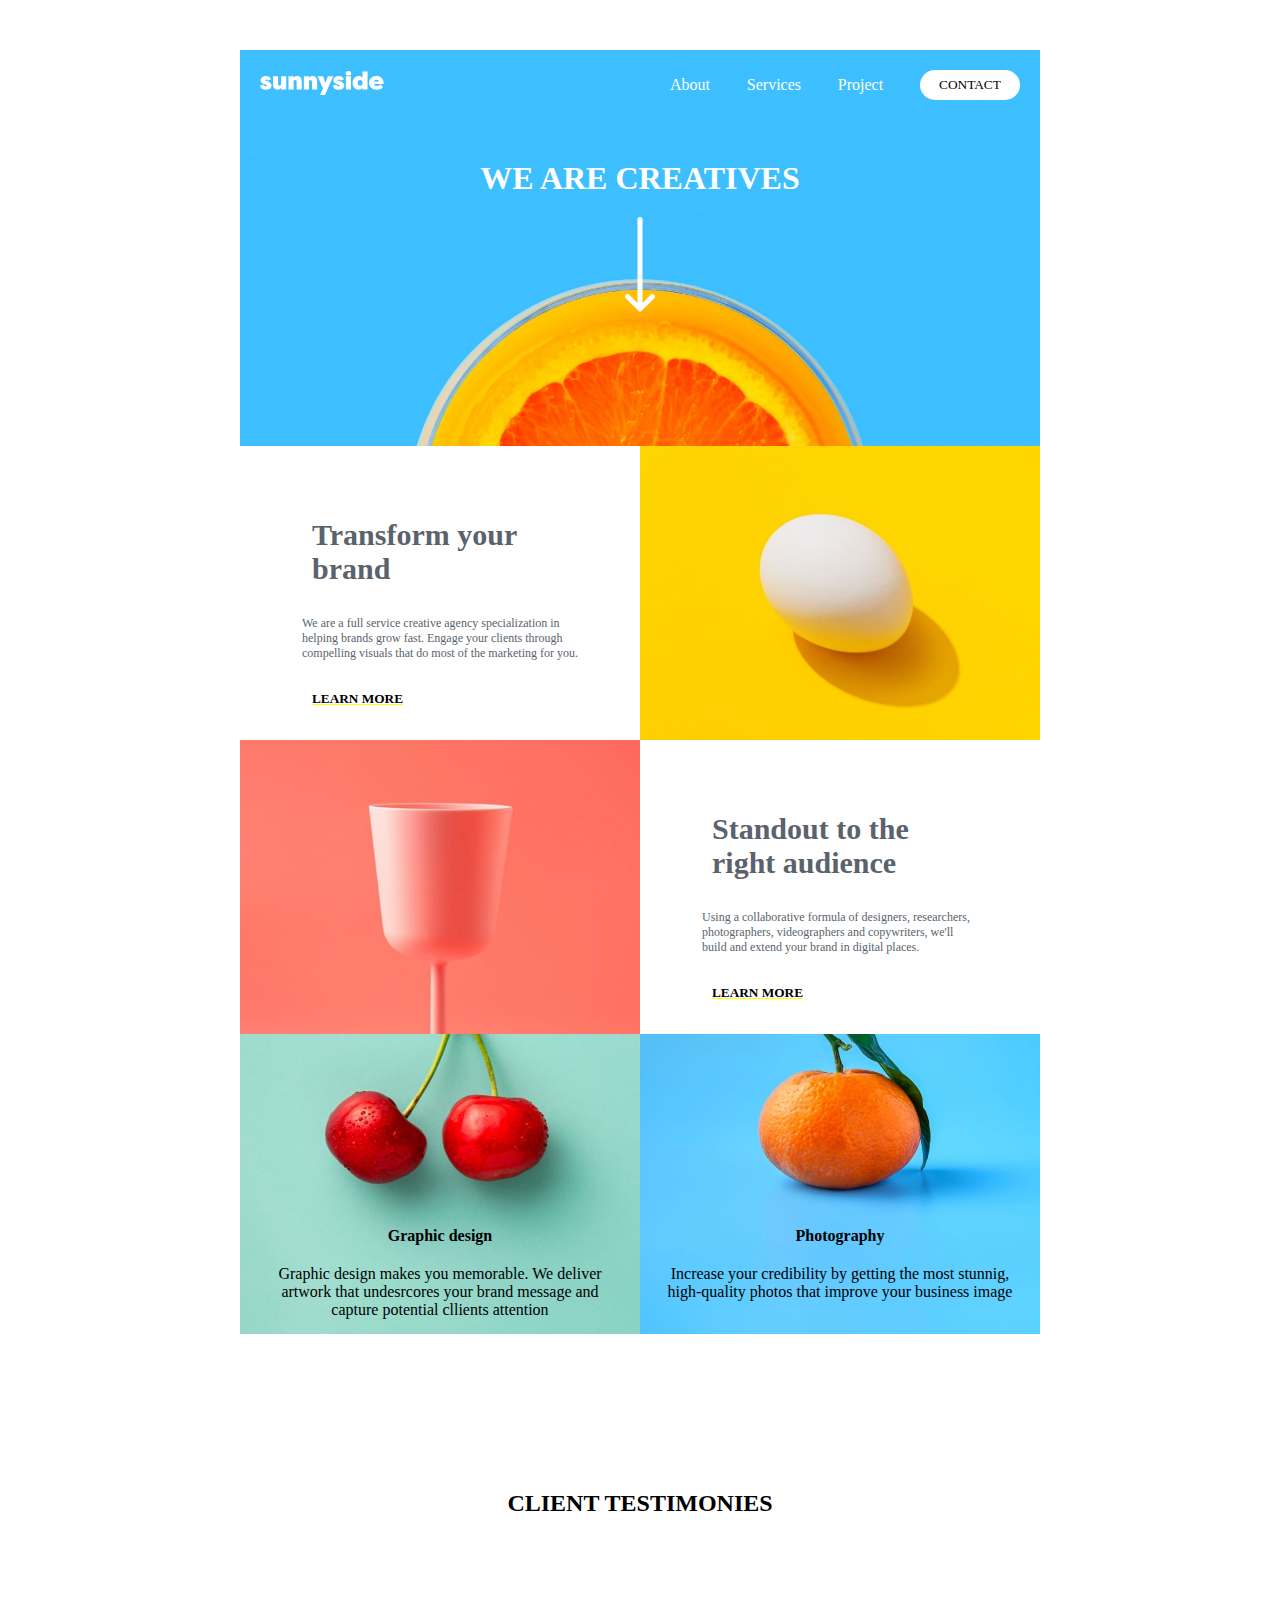
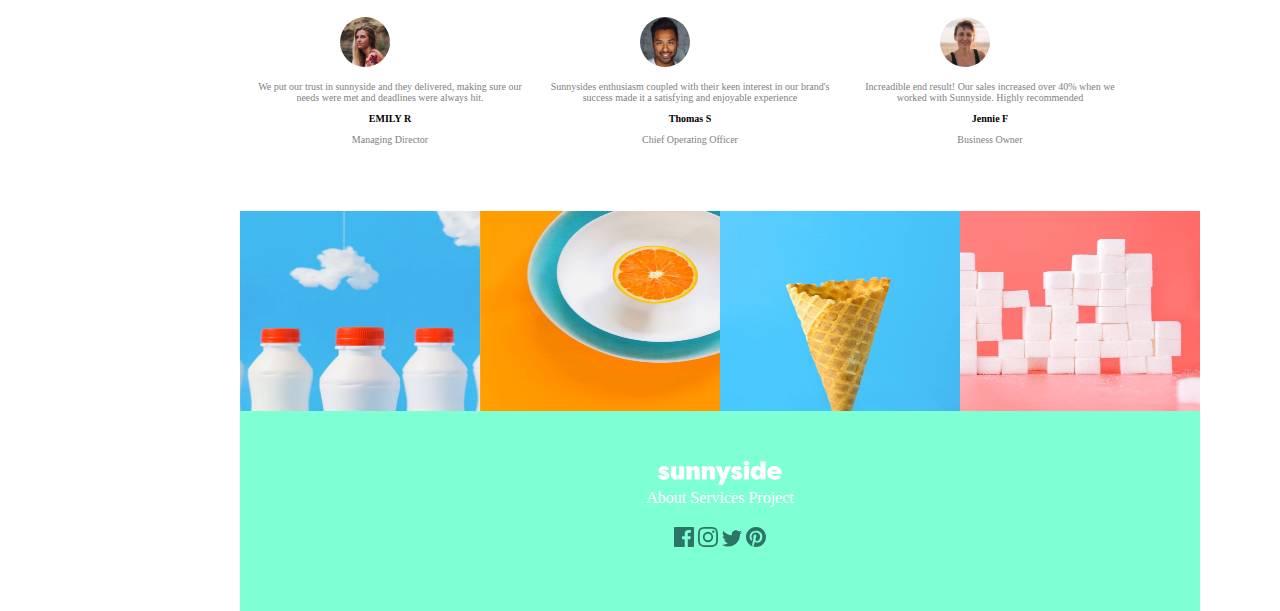
<file: index.html>
<!DOCTYPE html>
<html lang="en">
<head>
    <meta charset="UTF-8">
    <meta http-equiv="X-UA-Compatible" content="IE=edge">
    <meta name="viewport" content="width=device-width, initial-scale=1.0">
    <title>Sunnyside</title>
    <link rel="stylesheet" href="./index.css">
    <script src="/index.js" defer></script>
</head>
<body>
    <div class="direct">
        <div class="parent">
            <div class="heading">
                <div class="logo">
                    <img src="logo.svg" alt="" >
                </div>
                <div >
                    <nav class="nav">
                        <li><a href="#">About</a></li>
                        <li><a href="#">Services</a></li>
                        <li><a href="#">Project</a></li>
                        <li><button>CONTACT</button></li>
                    </nav>
                </div>
                <div class="hamburger">
                    <div class="bar"></div>
                    <div class="bar"></div>
                    <div class="bar"></div>
                </div>
            </div>
            <div class="plus-one">
                <div>
                    <h1>WE ARE CREATIVES</h1>
               </div>
               <div class="arrow">
                   <img src="icon-arrow-down.svg" alt="" width="30kb">
               </div>
            </div>
           <div class="mine">
             <div class="section-one">
                    <div class="right">
                        <h3>Transform your brand</h3>
                         <p>We are a full service creative agency specialization in helping brands grow fast. Engage your clients through compelling visuals that do most of the marketing for you.</p>
                         <h5>LEARN MORE</h5>
                    </div>
                    <div class="right-image">
                        <img src="image-transform.jpg" alt="" width="400kb" height="300kb">
                    </div>
                </div>
                <div class="section-two">
                    <div>
                     <img src="image-stand-out.jpg" alt="" width="400kb" height="300kb">
                    </div>
                 <div class="right-two">
                      <h3>Standout to the right audience</h3>
                     <p>Using a collaborative formula of designers, researchers, photographers, videographers and copywriters, we'll build and extend your brand in digital places.</p>
                     <h5>LEARN MORE</h5>
                  </div>
                </div>
                <div class="section-three">
                    <div class="graphic">
                        <img class="one" src="image-graphic-design.jpg" alt="" width="400kb" height="300kb">
                        <div class="graphic-text">
                            <h4>Graphic design</h4>
                            <p>Graphic design makes you memorable. We deliver artwork that undesrcores your brand message and capture potential cllients attention</p>
                        </div>
                    </div>
                    <div class="photo">
                        <img class="two" src="image-photography.jpg" alt="" width="400kb" height="300kb">
                        <div class="photo-text">
                            <h4>Photography</h4>
                            <p>Increase your credibility by getting the most stunnig, high-quality photos that improve your business image</p>
                        </div>
                    </div>
                </div>
                <h2>CLIENT TESTIMONIES</h2>
                <div class="client">
                    <div class="girl">
                        <img  class= "emily" src="image-emily.jpg" alt="" width="50kb">
                        <div class="emily-text">
                            <p>We put our trust in sunnyside and they delivered, making sure our needs were met and deadlines were always hit.</p>
                            <h4>EMILY R</h4>
                            <p>Managing Director</p>
                        </div>
                    </div>
                    <div class="man">
                        <img class= "thomas" src="image-thomas.jpg" alt="" width="50kb">
                        <div class= "thomas-text">
                            <p>Sunnysides enthusiasm coupled with their keen interest in our brand's success made it a satisfying and enjoyable experience</p>
                            <h4>Thomas S</h4>
                            <p>Chief Operating Officer</p>
                        </div>
                    </div>
                    <div>
                        <img class="jennie" src="image-jennie.jpg" alt="" width="50kb">
                        <div class="jennie-text">
                            <p>Increadible end result! Our sales increased over 40% when we worked with Sunnyside. Highly recommended</p>
                            <h4>Jennie F</h4>
                            <p>Business Owner</p>
                        </div>
                    </div>
                </div>
           </div>
           <div class="footer">
                <div class="footer-1">
                    <div class="first">
                        <img src="image-gallery-milkbottles.jpg" alt="" width="240kb" height="200kb">
                        <img src="image-gallery-orange.jpg" alt="" width="240kb" height="200kb">
                    </div>
                    <div class="second">
                        <img src="image-gallery-cone.jpg" alt="" width="240kb" height="200kb">
                        <img src="image-gallery-sugarcubes.jpg" alt="" width="240kb" height="200kb">
                    </div>
                </div>
                <div class="footer-2">
                   <div class="last">
                      <img src="logo.svg" alt="">
                        <nav>
                         <a href="#">About</a>
                         <a href="#">Services</a>
                         <a href="#">Project</a>
                        </nav>
                   </div>
                    <img src="icon-facebook.svg" alt="">
                    <img src="icon-instagram.svg" alt="">
                    <img src="icon-twitter.svg" alt="">
                    <img src="icon-pinterest.svg" alt="">

                </div>

           </div>
        </div>
        
        
    </div>
</body>
</html>
</file>
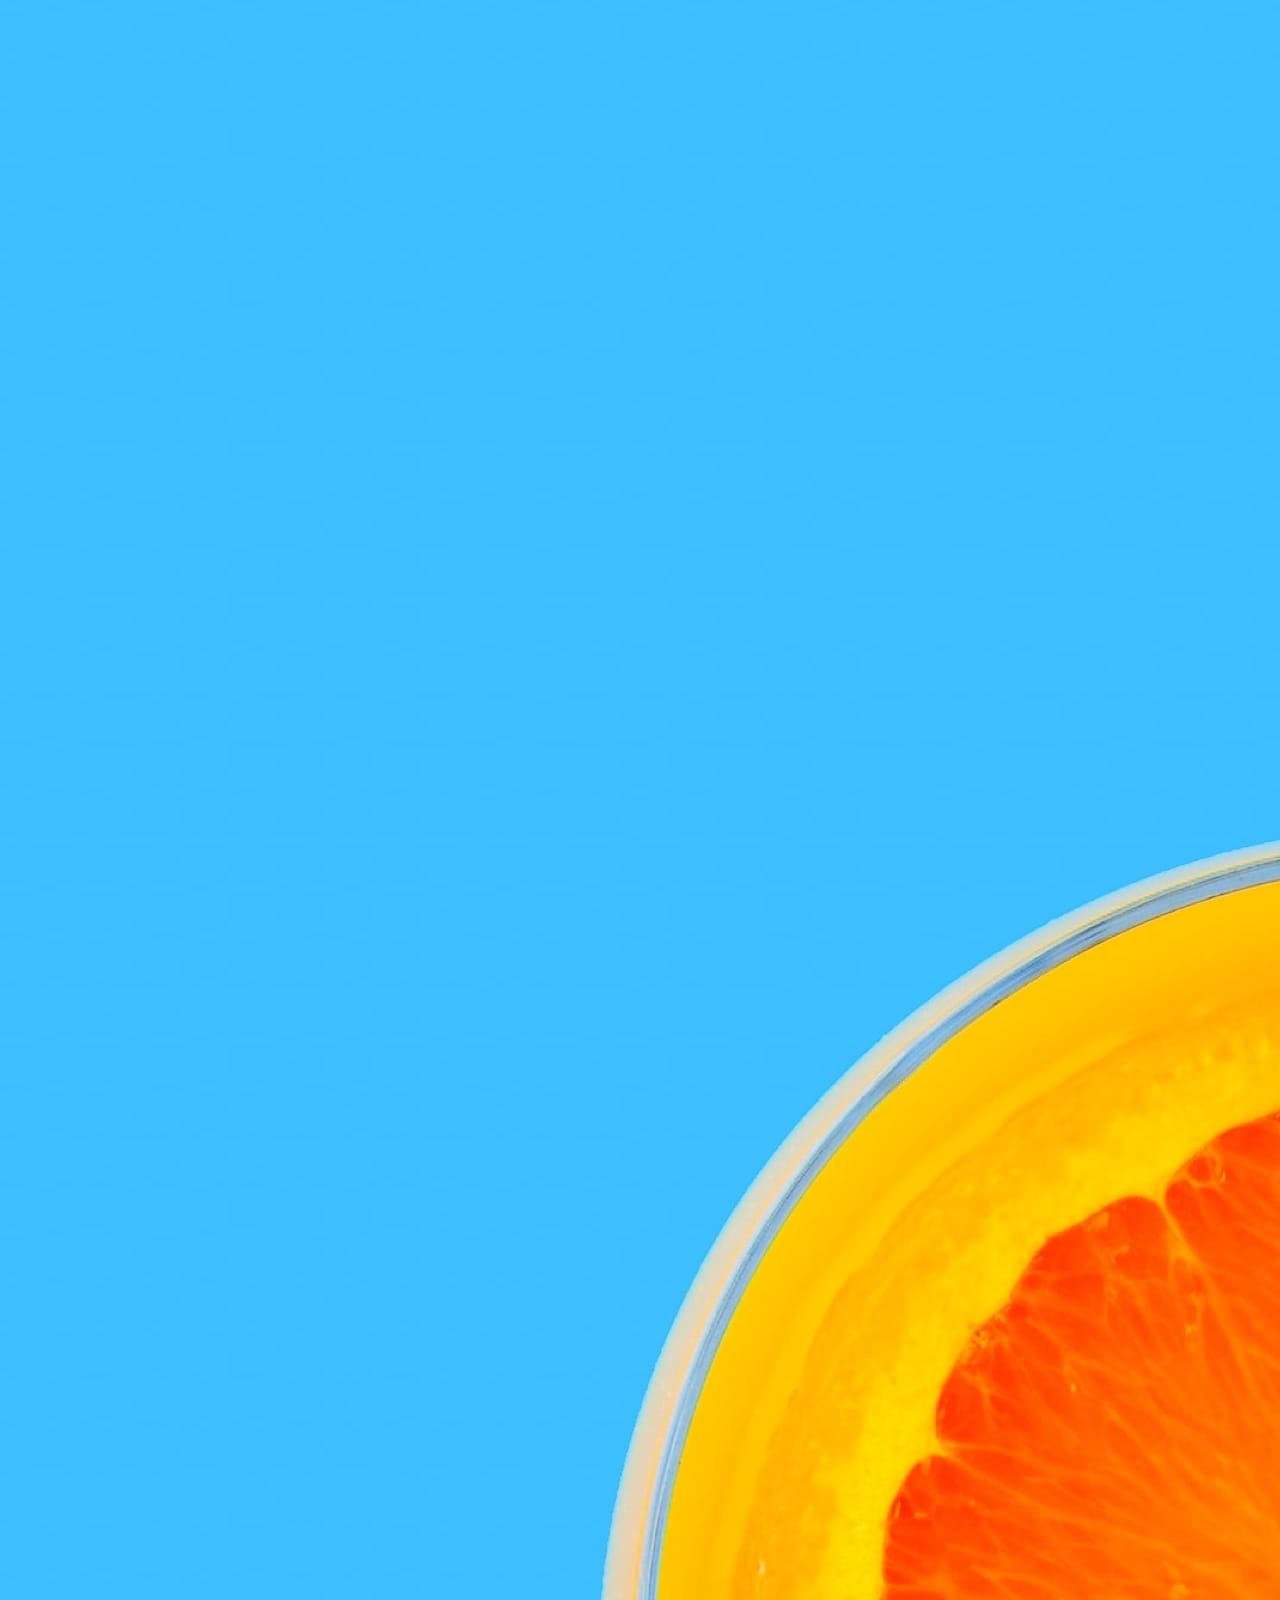
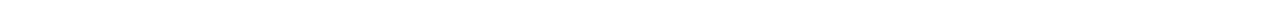
<file: hello.html>
<!DOCTYPE html>
<html lang="en">
<head>
    <meta charset="UTF-8">
    <meta http-equiv="X-UA-Compatible" content="IE=edge">
    <meta name="viewport" content="width=device-width, initial-scale=1.0">
    <title>Document</title>
    <link rel="stylesheet" href="hello.css">
</head>
<body>
    <div>
        <div>
            <img src="image-header.jpg" alt="">
        </div>
    </div>
</body>
</html>
</file>
<file: index.css>
*{
    margin: 0;
    padding: 0;
    box-sizing: border-box;
}
body{
  display: flex;
  justify-content: center;
  align-items: center;
  margin: 50px;
}
.parent{
    background-image: url("image-header.jpg");
    width: 800px;
    height: 400px;
    background-repeat: repeat;
    background-size: cover;
}
.bar{
    width: 30px;
    height: 5px;
    background-color: black;
}
.heading{
    display: flex;
    justify-content: space-between;
    align-items: center;
    padding: 20px;
}
nav a{
    text-decoration: none;
    color: white;
    padding-bottom: 10px;
}
.hamburger{
    display: none;
    cursor: pointer;
}
.bar{
   width: 30px;
   height: 6px;
   background-color: white;
   margin-bottom: 1px;
}
.nav{
    display: flex;
    width: 350px;
    justify-content: space-between;
    align-items: center;
    list-style: none;
   
}
button{
    border-radius: 20px;
    width: 100px;
    height: 30px;
    color:  blue hsl(232, 10%, 55%);
    background-color: white;
    font-family: Barlow;
    border-style: none;
}
.plus-one{
    display: flex;
    flex-direction: column;
    justify-content: center;
    align-items: center;
    margin-top: 40px;
    color: white;
}
.arrow{
    padding-top: 20px;
}
.right{
    border: 2px solid white;
    background-color: white;
    width: 400px;
    height: 300px;
    padding: 50px;
}
.right h3{
    padding: 20px;
    font-size: 30px;
    color:  hsl(213, 9%, 39%);
}
.right p{
    padding: 10px;
    font-size: 12px;
    color:  hsl(213, 9%, 39%);
}
.right h5{
    padding: 20px;
    text-decoration: underline yellow;
}
.section-one{
    display: flex;
    margin-top: 130px;
}
.right-two{
    border: 2px solid white;
    background-color: white;
    width: 400px;
    height: 300px;
    padding: 50px; 
}
.right-two h3{
    padding: 20px;
    font-size: 30px;
    color:  hsl(213, 9%, 39%);
}
.right-two p{
    padding: 10px;
    font-size: 12px;
    color:  hsl(213, 9%, 39%);
}
.right-two h5{
    padding: 20px;
    text-decoration: underline yellow;
}
.section-two{
    display: flex;
    position: relative;
    bottom: 10px;
}
.section-three{
    display: flex;
    position: relative;
    bottom: 20px;
}
.graphic{
    position: relative;
}
.photo{
    position: relative;
}
.graphic-text{
    position: relative;
    bottom: 30%;
    padding: 20px;
    text-align: center;
}
.graphic-text h4{
    margin-bottom: 20px;
}
.photo-text{
    position: relative;
    bottom: 30%;
    padding: 20px;
    text-align: center;
}
.photo-text h4{
    margin-bottom: 20px;
}
h2{
    text-align: center;
}
.client{
    display: flex;
    margin-top: 100px;
}
.emily{
    border-radius: 30px; 
    margin-left: 100px;  
}
.thomas{
    border-radius: 30px; 
    margin-left: 100px;
}
.jennie{
    border-radius: 30px; 
    margin-left: 100px;
}
.girl{
    margin-bottom: 30px;
 }
 .emily-text{
     padding: 10px;
     width: 300px;
     height: 80px;
     font-size: 10px;
     text-align: center;
     color: gray;
 }
 .emily-text h4{
     padding: 10px;
     color: black;
 }
 .thomas-text{
    padding: 10px;
    width: 300px;
    height: 80px;
    font-size: 10px;
    text-align: center;
    color: gray;
}
.thomas-text h4{
    padding: 10px;
    color: black;
}
.jennie-text{
    padding: 10px;
    width: 300px;
    height: 80px;
    font-size: 10px;
    text-align: center;
    color: gray;
}
.jennie-text h4{
    padding: 10px;
    color: black;
}
.first{
    display: flex;
}
.second{
    display: flex;
}
.footer-1{
    display: flex;
    margin-top: 30px;
}
.footer-2{
    width: 120%;
    height: 200px;
    background-color:  aquamarine;
    text-align: center;
    padding-top: 50px;
  
}
.last{
    color: hsl(210, 4%, 67%);
    padding-bottom: 20px;
}

@media screen and (max-width: 500px) {
    .nav{ position: absolute;
        top: 30px;
        left: 0;
        right: 0;
        width: 30%;
        height: 150px;
        background-color: skyblue;
        display: flex;
        flex-direction: column;
        justify-content: space-between;
        align-items: center;
        list-style: none;
        display: none;
    }
    .new{ position: absolute;
        top: 100px;
        left: 150px;
        right: 0;
        width: 50%;
        height: 200px;
        background-color: skyblue;
        display: flex;
        flex-direction: column;
        justify-content: space-around;
        align-items: center;
        list-style: none;
    }
    .hamburger{
        display: block;
    }
    .parent{
        background-image: url("image-header.jpg");
        width: 500px;
        height: 400px;
        background-repeat: repeat;
        background-size: cover;
    }
    nav{
        display: flex;
        width: 200px;
        justify-content: space-between;   
    }
    .section-one{
        display: flex;
        flex-direction: column;
        width: 60%;
        margin-top: 130px;
    }
    .section-two{
        display: flex;
        flex-direction: column;
        width: 100%;
    }
    .section-three{
        display: flex;
        flex-direction: column;
        width: 100%;
        margin-top: 130px;
    }
    .client{
        display: flex;
        flex-direction: column;
        margin-top: 100px;
        justify-content: center;
        align-items: center;
    }
    .footer-1{
        display: flex;
        flex-direction: column;
        margin-top: 30px;
        color: hsl(232, 10%, 55%)''
    }
    nav a{
        text-decoration: none;
        padding-bottom: 10px;
    }
    .logo{
        color: hsl(232, 10%, 55%);
    }
    .graphic-text{
        position: absolute;
        bottom: 20px;
        padding: 20px;
        text-align: center;
    }
    .photo-text{
        position: absolute;
        bottom: 20px;
        padding: 20px;
        text-align: center;
    }

}
@media screen and (max-width: 800px) {
    .parent{
        background-image: url("image-header.jpg");
        width: 400px;
        height: 400px;
        background-repeat: repeat;
        background-size: cover;
    }
    nav{
        display: flex;
        width: 200px;
        justify-content: space-between;   
    }
    .section-one{
        display: flex;
        flex-direction: column;
        width: 100%;
        margin-top: 130px;
    }
    .section-two{
        display: flex;
        flex-direction: column;
        width: 100%;
    }
    .section-three{
        display: flex;
        flex-direction: column;
        width: 100%;
        margin-top: 130px;
    }
    .client{
        display: flex;
        flex-direction: column;
        margin-top: 100px;
        justify-content: center;
        align-items: center;
    }
    .footer-1{
        display: flex;
        flex-direction: column;
        margin-top: 30px;
        color: hsl(232, 10%, 55%)''
    }
    nav a{
        text-decoration: none;
        padding-bottom: 10px;
    }
    .logo{
        color: hsl(232, 10%, 55%);
    }
}
</file>
<file: hello.css>
*{
    margin: 0;
    padding: 0;
    box-sizing: border-box;
}
</file>
